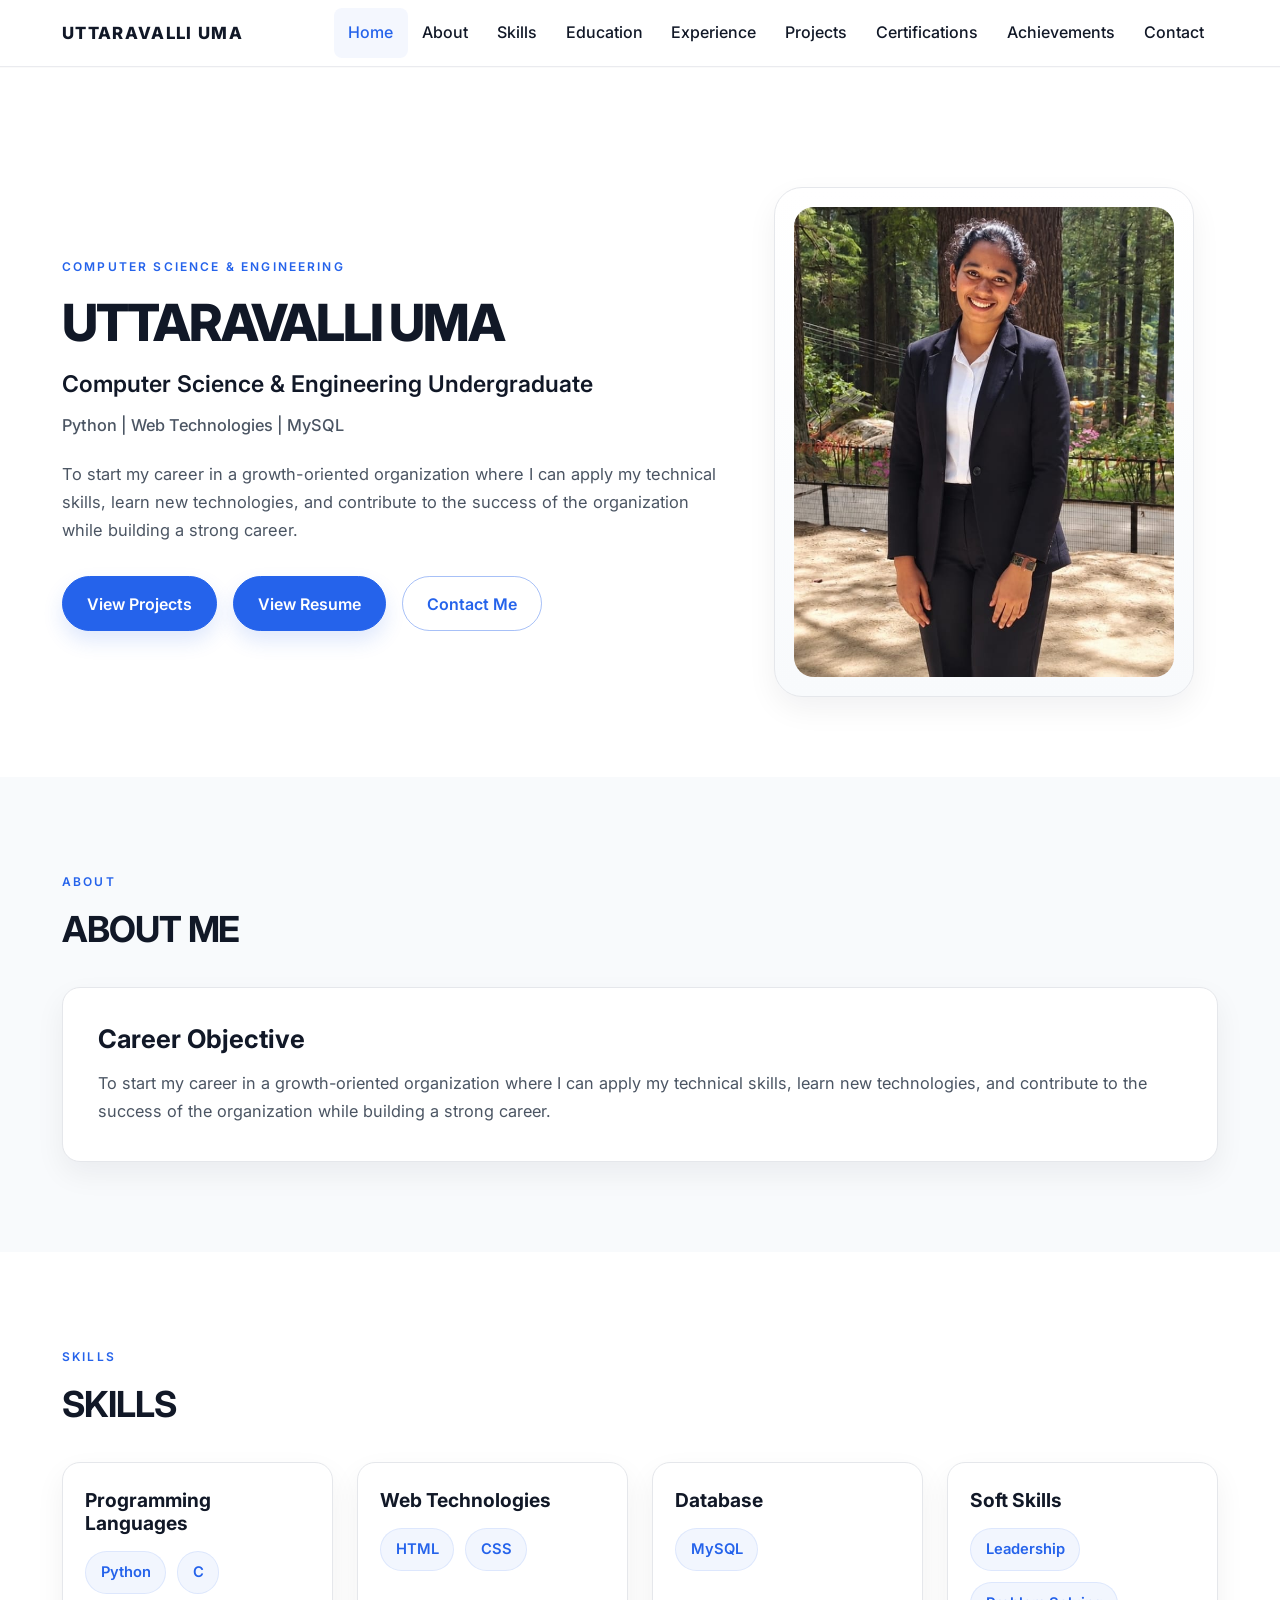
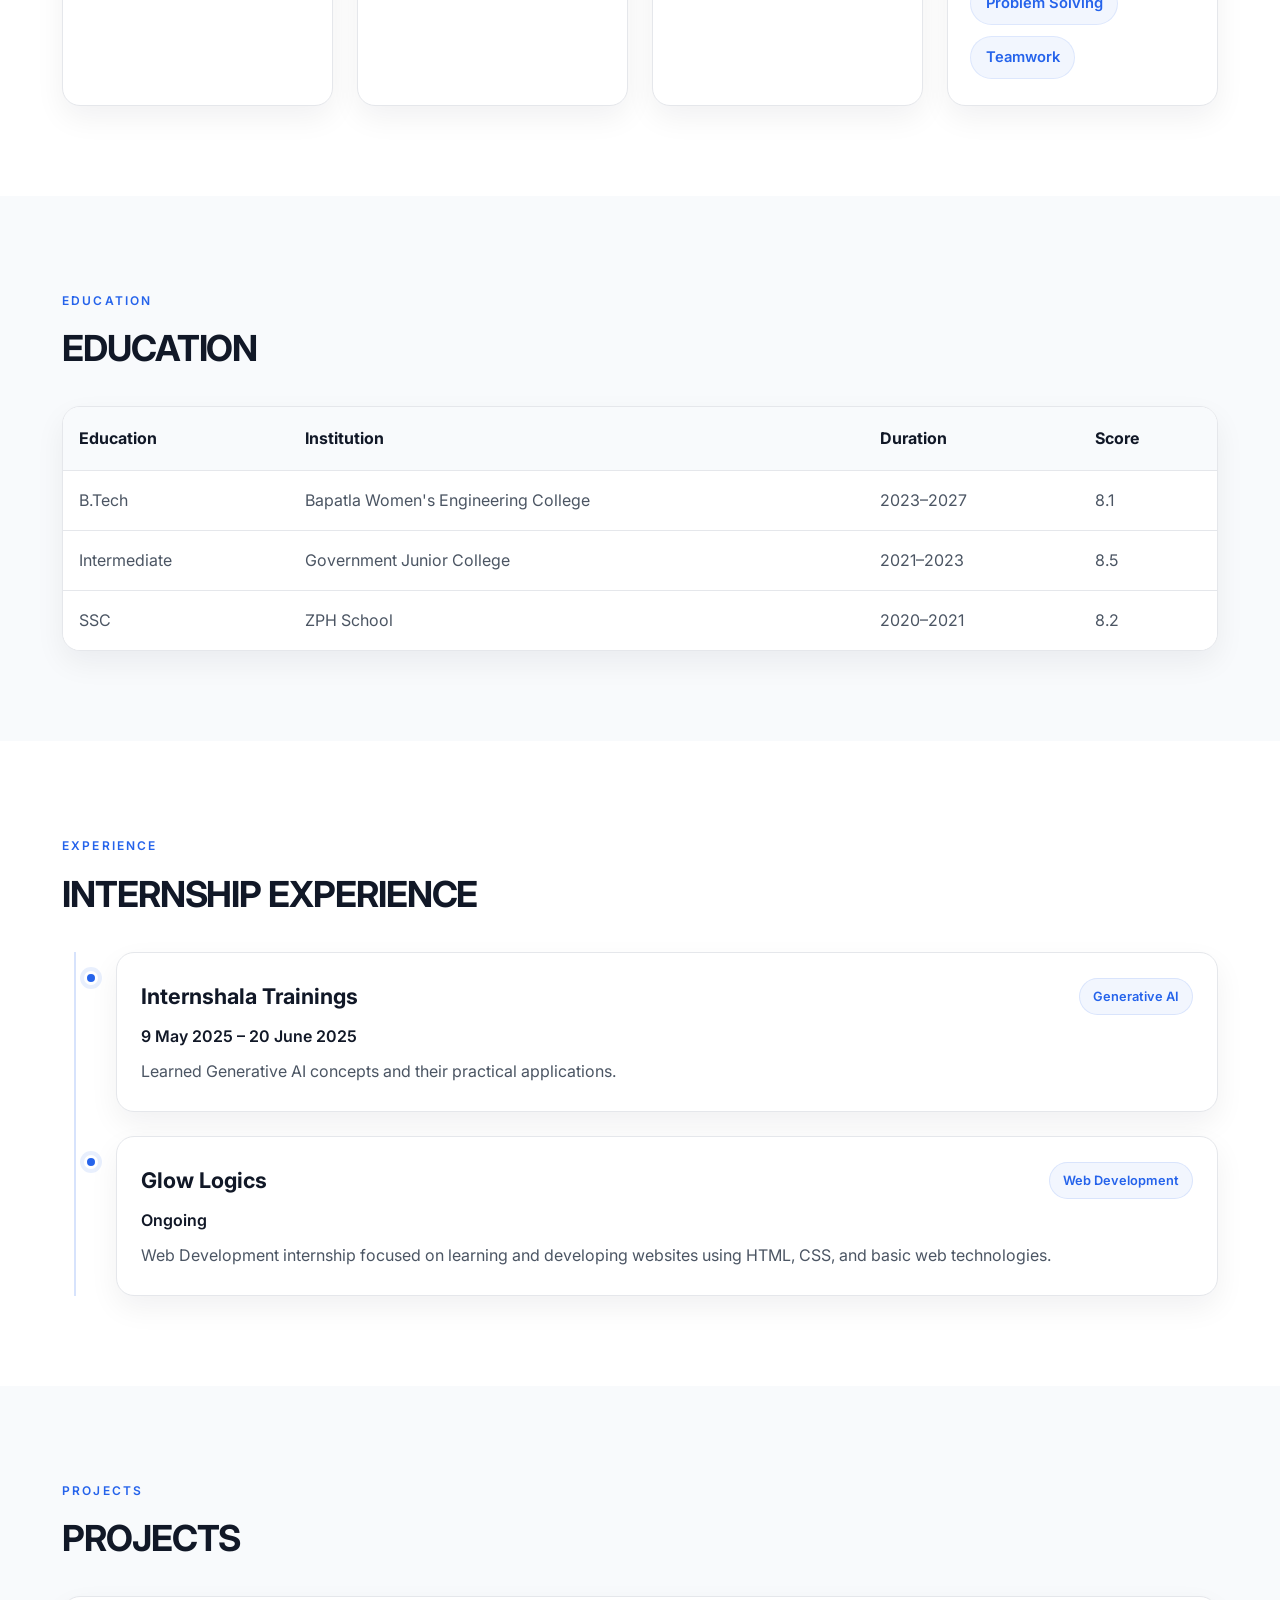
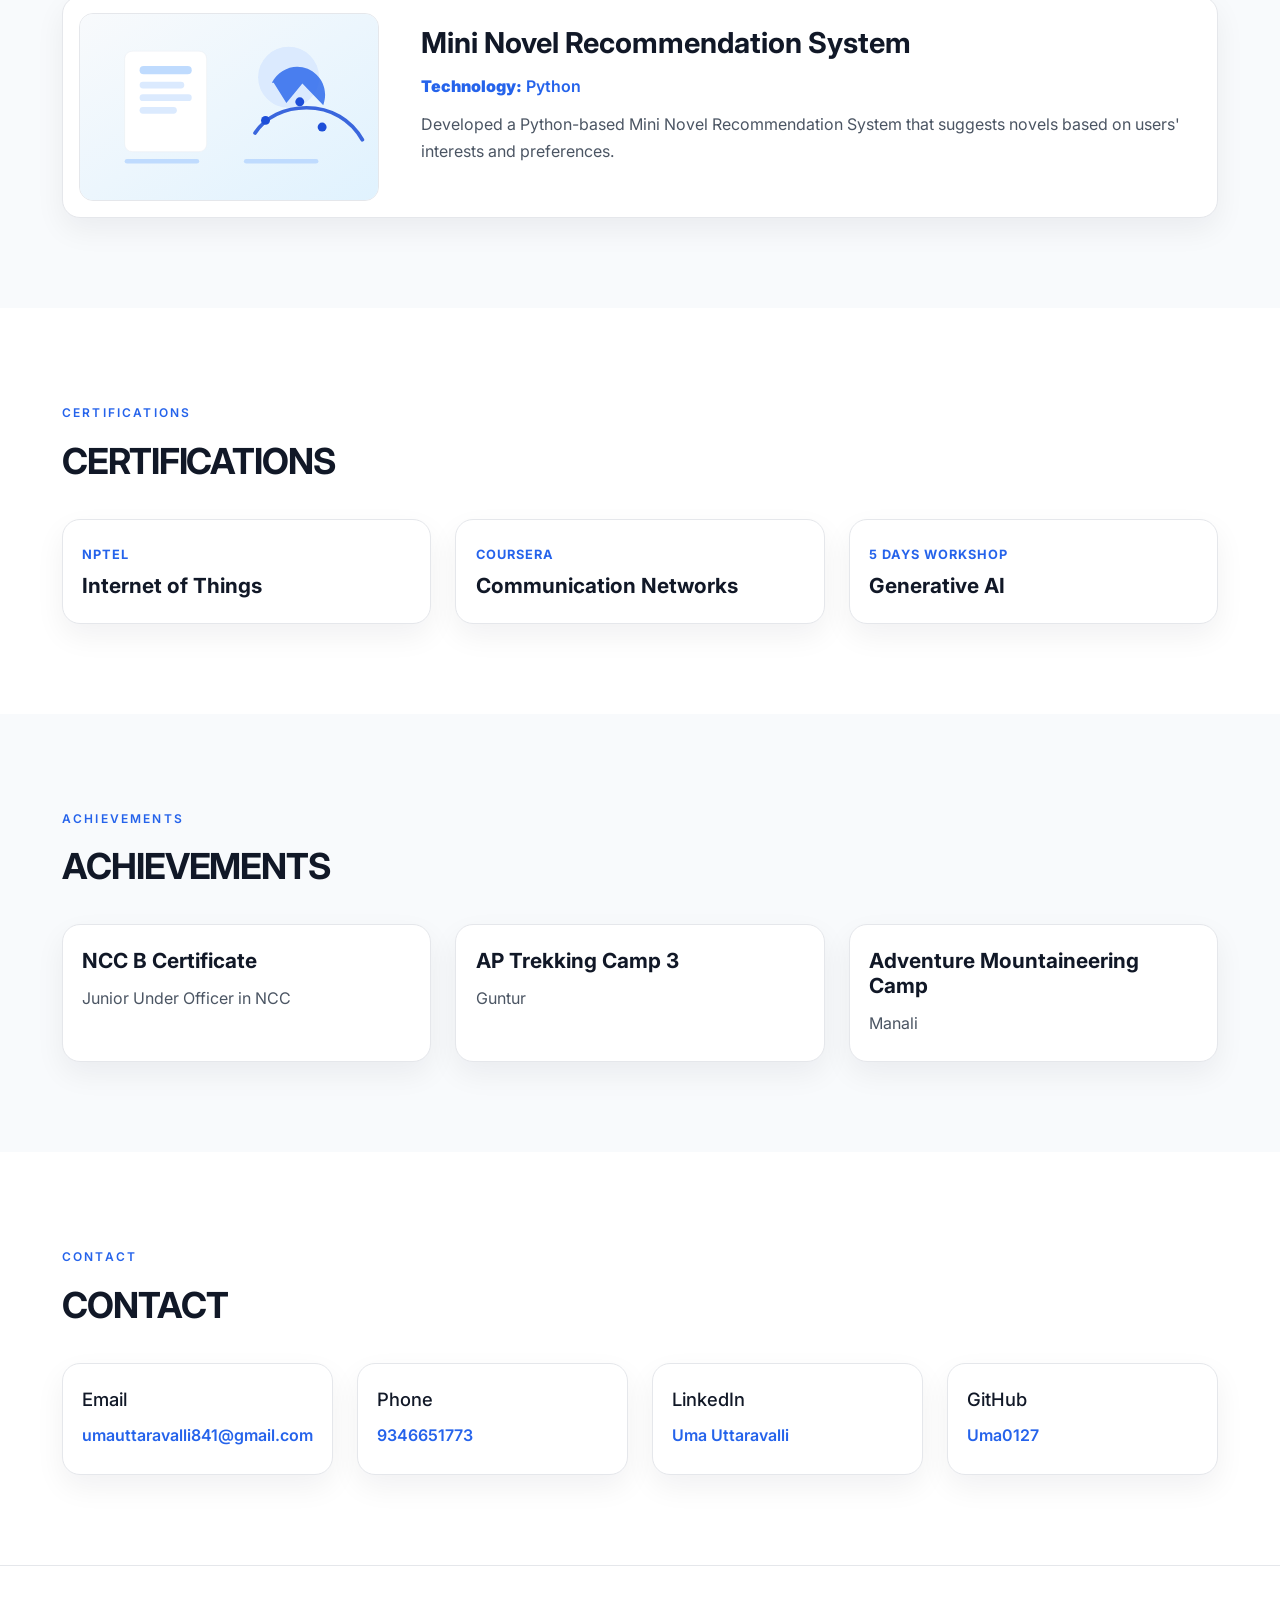
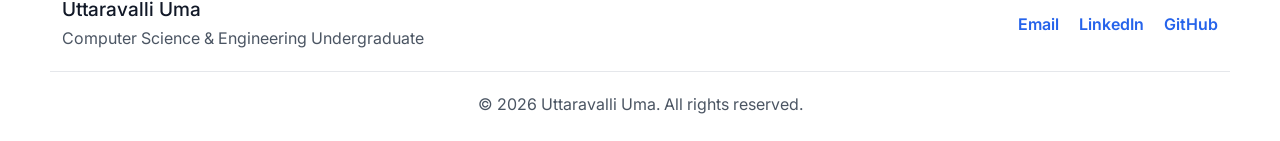
<file: index.html>
<!DOCTYPE html>
<html lang="en">
  <head>
    <meta charset="UTF-8" />
    <meta name="viewport" content="width=device-width, initial-scale=1.0" />
    <meta
      name="description"
      content="Uttaravalli Uma is a Computer Science & Engineering undergraduate focused on Python, web technologies, and MySQL. Explore her portfolio, education, projects, internships, and achievements."
    />
    <title>Uttaravalli Uma | CSE Undergraduate Portfolio</title>
    <link rel="icon" type="image/svg+xml" href="assets/favicon.svg" />
    <link rel="preconnect" href="https://fonts.googleapis.com" />
    <link rel="preconnect" href="https://fonts.gstatic.com" crossorigin />
    <link
      href="https://fonts.googleapis.com/css2?family=Inter:wght@400;500;600;700;800&display=swap"
      rel="stylesheet"
    />
    <link
      href="https://cdn.jsdelivr.net/npm/bootstrap@5.3.3/dist/css/bootstrap.min.css"
      rel="stylesheet"
      integrity="sha384-QWTKZyjpPEjISv5WaRU9OFeRpok6YctnYmDr5pNlyT2bRjXh0JMhjY6hW+ALEwIH"
      crossorigin="anonymous"
    />
    <link rel="stylesheet" href="style.css" />
  </head>
  <body>
    <nav class="navbar navbar-expand-lg sticky-top">
      <div class="container">
        <a class="navbar-brand" href="#home">UTTARAVALLI UMA</a>
        <button
          class="navbar-toggler"
          type="button"
          data-bs-toggle="collapse"
          data-bs-target="#mainNav"
          aria-controls="mainNav"
          aria-expanded="false"
          aria-label="Toggle navigation"
        >
          <span class="navbar-toggler-icon"></span>
        </button>
        <div class="collapse navbar-collapse" id="mainNav">
          <ul class="navbar-nav ms-auto align-items-lg-center">
            <li class="nav-item"><a class="nav-link active" href="#home">Home</a></li>
            <li class="nav-item"><a class="nav-link" href="#about">About</a></li>
            <li class="nav-item"><a class="nav-link" href="#skills">Skills</a></li>
            <li class="nav-item"><a class="nav-link" href="#education">Education</a></li>
            <li class="nav-item"><a class="nav-link" href="#experience">Experience</a></li>
            <li class="nav-item"><a class="nav-link" href="#projects">Projects</a></li>
            <li class="nav-item"><a class="nav-link" href="#certifications">Certifications</a></li>
            <li class="nav-item"><a class="nav-link" href="#achievements">Achievements</a></li>
            <li class="nav-item"><a class="nav-link" href="#contact">Contact</a></li>
          </ul>
        </div>
      </div>
    </nav>

    <main>
      <section class="hero-section" id="home">
        <div class="container">
          <div class="row align-items-center gy-5">
            <div class="col-lg-7">
              <span class="eyebrow">COMPUTER SCIENCE &amp; ENGINEERING</span>
              <h1>UTTARAVALLI UMA</h1>
              <p class="subtitle">Computer Science &amp; Engineering Undergraduate</p>
              <p class="supporting-line">Python | Web Technologies | MySQL</p>
              <p class="career-summary">
                To start my career in a growth-oriented organization where I can apply my technical
                skills, learn new technologies, and contribute to the success of the organization while
                building a strong career.
              </p>
              <div class="hero-actions">
                <a href="#projects" class="btn btn-primary">View Projects</a>
                <a href="resume.html" class="btn btn-primary" target="_blank" rel="noopener">View Resume</a>
                <a href="#contact" class="btn btn-outline-primary">Contact Me</a>
              </div>
            </div>
            <div class="col-lg-5 text-center">
              <div class="profile-card">
                <img
                  src="assets/WhatsApp Image 2026-09-30 at 9.55.33 PM.jpeg"
                  alt="Portrait of Uttaravalli Uma"
                  class="profile-image"
                />
              </div>
            </div>
          </div>
        </div>
      </section>

      <section class="section-light" id="about">
        <div class="container">
          <div class="section-header">
            <span class="eyebrow">About</span>
            <h2>ABOUT ME</h2>
          </div>
          <div class="about-card">
            <h3>Career Objective</h3>
            <p>
              To start my career in a growth-oriented organization where I can apply my technical
              skills, learn new technologies, and contribute to the success of the organization while
              building a strong career.
            </p>
          </div>
        </div>
      </section>

      <section id="skills">
        <div class="container">
          <div class="section-header">
            <span class="eyebrow">Skills</span>
            <h2>SKILLS</h2>
          </div>
          <div class="row g-4">
            <div class="col-md-6 col-xl-3">
              <div class="info-card">
                <h3>Programming Languages</h3>
                <div class="skill-list">
                  <span class="skill-badge">Python</span>
                  <span class="skill-badge">C</span>
                </div>
              </div>
            </div>
            <div class="col-md-6 col-xl-3">
              <div class="info-card">
                <h3>Web Technologies</h3>
                <div class="skill-list">
                  <span class="skill-badge">HTML</span>
                  <span class="skill-badge">CSS</span>
                </div>
              </div>
            </div>
            <div class="col-md-6 col-xl-3">
              <div class="info-card">
                <h3>Database</h3>
                <div class="skill-list">
                  <span class="skill-badge">MySQL</span>
                </div>
              </div>
            </div>
            <div class="col-md-6 col-xl-3">
              <div class="info-card">
                <h3>Soft Skills</h3>
                <div class="skill-list">
                  <span class="skill-badge">Leadership</span>
                  <span class="skill-badge">Problem Solving</span>
                  <span class="skill-badge">Teamwork</span>
                </div>
              </div>
            </div>
          </div>
        </div>
      </section>

      <section class="section-light" id="education">
        <div class="container">
          <div class="section-header">
            <span class="eyebrow">Education</span>
            <h2>EDUCATION</h2>
          </div>
          <div class="table-responsive custom-table-wrap">
            <table class="table align-middle">
              <thead>
                <tr>
                  <th scope="col">Education</th>
                  <th scope="col">Institution</th>
                  <th scope="col">Duration</th>
                  <th scope="col">Score</th>
                </tr>
              </thead>
              <tbody>
                <tr>
                  <td>B.Tech</td>
                  <td>Bapatla Women's Engineering College</td>
                  <td>2023–2027</td>
                  <td>8.1</td>
                </tr>
                <tr>
                  <td>Intermediate</td>
                  <td>Government Junior College</td>
                  <td>2021–2023</td>
                  <td>8.5</td>
                </tr>
                <tr>
                  <td>SSC</td>
                  <td>ZPH School</td>
                  <td>2020–2021</td>
                  <td>8.2</td>
                </tr>
              </tbody>
            </table>
          </div>
        </div>
      </section>

      <section id="experience">
        <div class="container">
          <div class="section-header">
            <span class="eyebrow">Experience</span>
            <h2>INTERNSHIP EXPERIENCE</h2>
          </div>
          <div class="timeline">
            <article class="timeline-item">
              <div class="timeline-dot"></div>
              <div class="timeline-card">
                <div class="timeline-heading">
                  <h3>Internshala Trainings</h3>
                  <span class="pill">Generative AI</span>
                </div>
                <p class="timeline-duration">9 May 2025 – 20 June 2025</p>
                <p>Learned Generative AI concepts and their practical applications.</p>
              </div>
            </article>
            <article class="timeline-item">
              <div class="timeline-dot"></div>
              <div class="timeline-card">
                <div class="timeline-heading">
                  <h3>Glow Logics</h3>
                  <span class="pill">Web Development</span>
                </div>
                <p class="timeline-duration">Ongoing</p>
                <p>
                  Web Development internship focused on learning and developing websites using HTML,
                  CSS, and basic web technologies.
                </p>
              </div>
            </article>
          </div>
        </div>
      </section>

      <section class="section-light" id="projects">
        <div class="container">
          <div class="section-header">
            <span class="eyebrow">Projects</span>
            <h2>PROJECTS</h2>
          </div>
          <div class="project-card">
            <div class="project-image-wrap">
              <img src="assets/project-visual.svg" alt="Mini Novel Recommendation System project visual" />
            </div>
            <div class="project-content">
              <h3>Mini Novel Recommendation System</h3>
              <p class="project-technology"><strong>Technology:</strong> Python</p>
              <p>
                Developed a Python-based Mini Novel Recommendation System that suggests novels based on
                users' interests and preferences.
              </p>
            </div>
          </div>
        </div>
      </section>

      <section id="certifications">
        <div class="container">
          <div class="section-header">
            <span class="eyebrow">Certifications</span>
            <h2>CERTIFICATIONS</h2>
          </div>
          <div class="row g-4">
            <div class="col-md-6 col-xl-4">
              <div class="info-card cert-card">
                <p class="cert-provider">NPTEL</p>
                <h3>Internet of Things</h3>
              </div>
            </div>
            <div class="col-md-6 col-xl-4">
              <div class="info-card cert-card">
                <p class="cert-provider">Coursera</p>
                <h3>Communication Networks</h3>
              </div>
            </div>
            <div class="col-md-6 col-xl-4">
              <div class="info-card cert-card">
                <p class="cert-provider">5 Days Workshop</p>
                <h3>Generative AI</h3>
              </div>
            </div>
          </div>
        </div>
      </section>

      <section class="section-light" id="achievements">
        <div class="container">
          <div class="section-header">
            <span class="eyebrow">Achievements</span>
            <h2>ACHIEVEMENTS</h2>
          </div>
          <div class="row g-4">
            <div class="col-md-6 col-xl-4">
              <div class="info-card achievement-card">
                <h3>NCC B Certificate</h3>
                <p>Junior Under Officer in NCC</p>
              </div>
            </div>
            <div class="col-md-6 col-xl-4">
              <div class="info-card achievement-card">
                <h3>AP Trekking Camp 3</h3>
                <p>Guntur</p>
              </div>
            </div>
            <div class="col-md-6 col-xl-4">
              <div class="info-card achievement-card">
                <h3>Adventure Mountaineering Camp</h3>
                <p>Manali</p>
              </div>
            </div>
          </div>
        </div>
      </section>

      <section id="contact">
        <div class="container">
          <div class="section-header">
            <span class="eyebrow">Contact</span>
            <h2>CONTACT</h2>
          </div>
          <div class="row g-4">
            <div class="col-md-6 col-lg-3">
              <div class="contact-card">
                <h3>Email</h3>
                <a href="mailto:umauttaravalli841@gmail.com">umauttaravalli841@gmail.com</a>
              </div>
            </div>
            <div class="col-md-6 col-lg-3">
              <div class="contact-card">
                <h3>Phone</h3>
                <a href="tel:+919346651773">9346651773</a>
              </div>
            </div>
            <div class="col-md-6 col-lg-3">
              <div class="contact-card">
                <h3>LinkedIn</h3>
                <a href="https://www.linkedin.com/in/uma-uttaravalli-a656ab38a" target="_blank" rel="noreferrer">Uma Uttaravalli</a>
              </div>
            </div>
            <div class="col-md-6 col-lg-3">
              <div class="contact-card">
                <h3>GitHub</h3>
                <a href="https://github.com/Uma0127" target="_blank" rel="noreferrer">Uma0127</a>
              </div>
            </div>
          </div>
        </div>
      </section>
    </main>

    <footer class="site-footer">
      <div class="container footer-inner">
        <div>
          <h3>Uttaravalli Uma</h3>
          <p>Computer Science &amp; Engineering Undergraduate</p>
        </div>
        <div class="footer-links">
          <a href="mailto:umauttaravalli841@gmail.com">Email</a>
          <a href="https://www.linkedin.com/in/uma-uttaravalli-a656ab38a" target="_blank" rel="noreferrer">LinkedIn</a>
          <a href="https://github.com/Uma0127" target="_blank" rel="noreferrer">GitHub</a>
        </div>
      </div>
      <div class="container footer-bottom">
        <p>© <span id="year"></span> Uttaravalli Uma. All rights reserved.</p>
      </div>
    </footer>

    <script src="https://cdn.jsdelivr.net/npm/bootstrap@5.3.3/dist/js/bootstrap.bundle.min.js" integrity="sha384-YvpcrYf0tY3lHB60NNkmXc5s9fDVZLESaAA55NDzOxhy9GkcIdslK1eN7N6jIeHz" crossorigin="anonymous"></script>
    <script src="script.js"></script>
  </body>
</html>
</file>
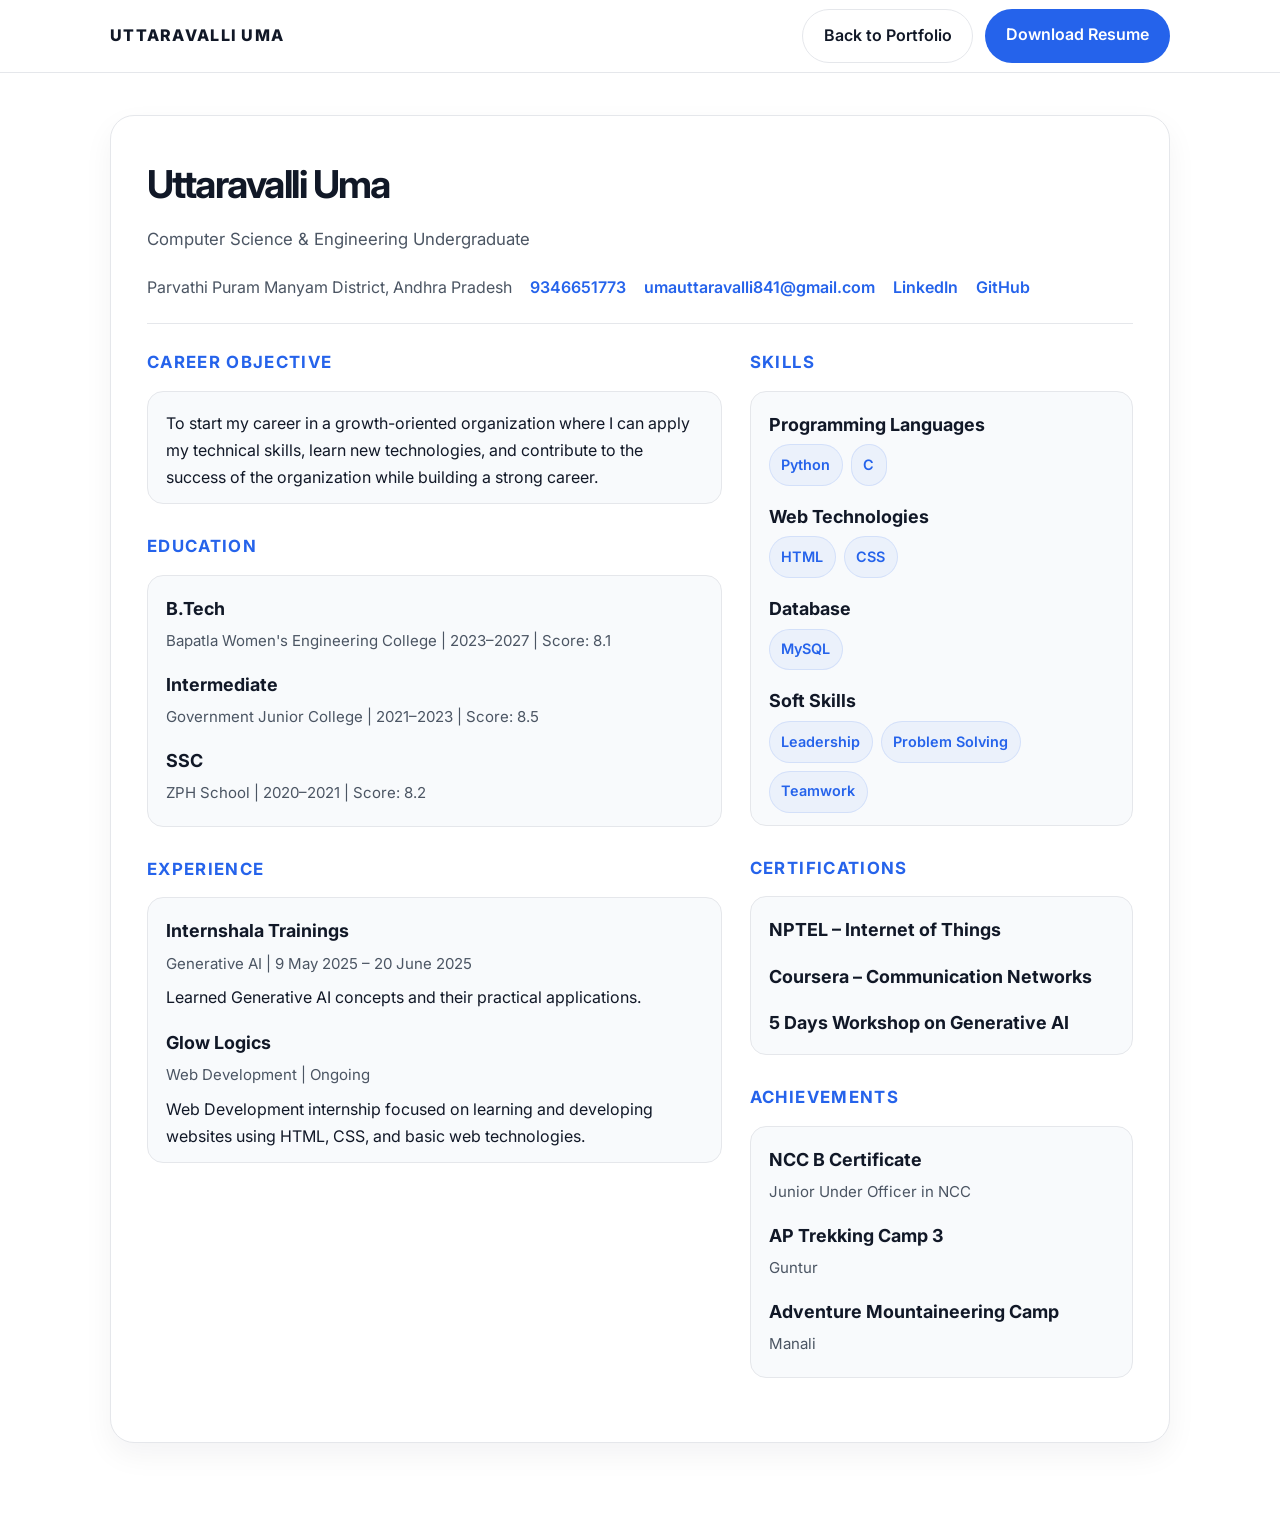
<file: resume.html>
<!DOCTYPE html>
<html lang="en">
  <head>
    <meta charset="UTF-8" />
    <meta name="viewport" content="width=device-width, initial-scale=1.0" />
    <title>Uttaravalli Uma | Resume</title>
    <meta
      name="description"
      content="Resume of Uttaravalli Uma, Computer Science & Engineering undergraduate."
    />
    <link rel="preconnect" href="https://fonts.googleapis.com" />
    <link rel="preconnect" href="https://fonts.gstatic.com" crossorigin />
    <link
      href="https://fonts.googleapis.com/css2?family=Inter:wght@400;500;600;700;800&display=swap"
      rel="stylesheet"
    />
    <style>
      :root {
        --bg: #ffffff;
        --section: #f8fafc;
        --text: #111827;
        --muted: #4b5563;
        --border: #e5e7eb;
        --primary: #2563eb;
        --primary-hover: #1d4ed8;
      }

      * { box-sizing: border-box; }

      body {
        margin: 0;
        font-family: "Inter", sans-serif;
        background: var(--bg);
        color: var(--text);
        line-height: 1.7;
      }

      a { text-decoration: none; }

      .container {
        max-width: 1100px;
        margin: 0 auto;
        padding: 0 20px;
      }

      .topbar {
        position: sticky;
        top: 0;
        background: rgba(255, 255, 255, 0.96);
        border-bottom: 1px solid var(--border);
        backdrop-filter: blur(8px);
        z-index: 10;
      }

      .nav-row {
        display: flex;
        justify-content: space-between;
        align-items: center;
        min-height: 72px;
        gap: 16px;
        flex-wrap: wrap;
      }

      .brand {
        font-weight: 800;
        letter-spacing: 0.08em;
        color: var(--text);
      }

      .actions {
        display: flex;
        gap: 12px;
        flex-wrap: wrap;
      }

      .btn {
        display: inline-block;
        padding: 0.8rem 1.3rem;
        border-radius: 999px;
        font-weight: 600;
        transition: all 0.2s ease;
      }

      .btn-primary {
        background: var(--primary);
        color: #fff;
      }

      .btn-primary:hover { background: var(--primary-hover); }

      .btn-outline {
        border: 1px solid var(--border);
        color: var(--text);
        background: #fff;
      }

      .resume-page {
        padding: 42px 0 72px;
      }

      .resume-card {
        background: #fff;
        border: 1px solid var(--border);
        border-radius: 24px;
        box-shadow: 0 12px 30px rgba(17, 24, 39, 0.05);
        padding: 36px;
      }

      .hero-header {
        display: flex;
        justify-content: space-between;
        gap: 20px;
        align-items: flex-start;
        flex-wrap: wrap;
        border-bottom: 1px solid var(--border);
        padding-bottom: 22px;
        margin-bottom: 24px;
      }

      h1 {
        margin: 0;
        font-size: clamp(2rem, 3vw, 2.8rem);
        letter-spacing: -0.04em;
      }

      .subtitle {
        color: var(--muted);
        font-size: 1.05rem;
        margin-top: 8px;
      }

      .contact-list {
        display: flex;
        flex-wrap: wrap;
        gap: 12px 18px;
        justify-content: flex-end;
        color: var(--muted);
      }

      .contact-list a {
        color: var(--primary);
        font-weight: 600;
      }

      .grid {
        display: grid;
        grid-template-columns: 1.2fr 0.8fr;
        gap: 28px;
      }

      .section {
        margin-bottom: 28px;
      }

      .section h2 {
        margin: 0 0 14px;
        font-size: 1.05rem;
        letter-spacing: 0.08em;
        text-transform: uppercase;
        color: var(--primary);
      }

      .section-box {
        background: var(--section);
        border: 1px solid var(--border);
        border-radius: 16px;
        padding: 18px 18px 12px;
      }

      .edu-item, .exp-item, .skill-item, .cert-item, .ach-item {
        margin-bottom: 16px;
      }

      .edu-item:last-child,
      .exp-item:last-child,
      .skill-item:last-child,
      .cert-item:last-child,
      .ach-item:last-child {
        margin-bottom: 0;
      }

      .title {
        font-size: 1.12rem;
        font-weight: 700;
        margin: 0 0 4px;
      }

      .meta {
        color: var(--muted);
        font-size: 0.94rem;
        margin: 0 0 8px;
      }

      .note {
        margin: 0;
        color: var(--text);
      }

      .badge-wrap {
        display: flex;
        flex-wrap: wrap;
        gap: 8px;
      }

      .badge {
        display: inline-block;
        padding: 0.48rem 0.72rem;
        border-radius: 999px;
        background: rgba(37, 99, 235, 0.06);
        color: var(--primary);
        border: 1px solid rgba(37, 99, 235, 0.12);
        font-size: 0.9rem;
        font-weight: 600;
      }

      @media (max-width: 768px) {
        .grid { grid-template-columns: 1fr; }
        .resume-card { padding: 22px 18px; }
        .contact-list { justify-content: flex-start; }
      }
    </style>
  </head>
  <body>
    <header class="topbar">
      <div class="container nav-row">
        <div class="brand">UTTARAVALLI UMA</div>
        <div class="actions">
          <a href="index.html" class="btn btn-outline">Back to Portfolio</a>
          <a href="assets/uma-resume.txt" class="btn btn-primary" download>Download Resume</a>
        </div>
      </div>
    </header>

    <main class="resume-page">
      <div class="container">
        <div class="resume-card">
          <div class="hero-header">
            <div>
              <h1>Uttaravalli Uma</h1>
              <div class="subtitle">Computer Science &amp; Engineering Undergraduate</div>
            </div>
            <div class="contact-list">
              <span>Parvathi Puram Manyam District, Andhra Pradesh</span>
              <a href="tel:+919346651773">9346651773</a>
              <a href="mailto:umauttaravalli841@gmail.com">umauttaravalli841@gmail.com</a>
              <a href="https://www.linkedin.com/in/uma-uttaravalli-a656ab38a" target="_blank" rel="noreferrer">LinkedIn</a>
              <a href="https://github.com/Uma0127" target="_blank" rel="noreferrer">GitHub</a>
            </div>
          </div>

          <div class="grid">
            <div>
              <section class="section">
                <h2>Career Objective</h2>
                <div class="section-box">
                  <p class="note">
                    To start my career in a growth-oriented organization where I can apply my technical
                    skills, learn new technologies, and contribute to the success of the organization while
                    building a strong career.
                  </p>
                </div>
              </section>

              <section class="section">
                <h2>Education</h2>
                <div class="section-box">
                  <div class="edu-item">
                    <p class="title">B.Tech</p>
                    <p class="meta">Bapatla Women's Engineering College | 2023–2027 | Score: 8.1</p>
                  </div>
                  <div class="edu-item">
                    <p class="title">Intermediate</p>
                    <p class="meta">Government Junior College | 2021–2023 | Score: 8.5</p>
                  </div>
                  <div class="edu-item">
                    <p class="title">SSC</p>
                    <p class="meta">ZPH School | 2020–2021 | Score: 8.2</p>
                  </div>
                </div>
              </section>

              <section class="section">
                <h2>Experience</h2>
                <div class="section-box">
                  <div class="exp-item">
                    <p class="title">Internshala Trainings</p>
                    <p class="meta">Generative AI | 9 May 2025 – 20 June 2025</p>
                    <p class="note">Learned Generative AI concepts and their practical applications.</p>
                  </div>
                  <div class="exp-item">
                    <p class="title">Glow Logics</p>
                    <p class="meta">Web Development | Ongoing</p>
                    <p class="note">
                      Web Development internship focused on learning and developing websites using HTML,
                      CSS, and basic web technologies.
                    </p>
                  </div>
                </div>
              </section>
            </div>

            <div>
              <section class="section">
                <h2>Skills</h2>
                <div class="section-box">
                  <div class="skill-item">
                    <p class="title">Programming Languages</p>
                    <div class="badge-wrap">
                      <span class="badge">Python</span>
                      <span class="badge">C</span>
                    </div>
                  </div>
                  <div class="skill-item">
                    <p class="title">Web Technologies</p>
                    <div class="badge-wrap">
                      <span class="badge">HTML</span>
                      <span class="badge">CSS</span>
                    </div>
                  </div>
                  <div class="skill-item">
                    <p class="title">Database</p>
                    <div class="badge-wrap">
                      <span class="badge">MySQL</span>
                    </div>
                  </div>
                  <div class="skill-item">
                    <p class="title">Soft Skills</p>
                    <div class="badge-wrap">
                      <span class="badge">Leadership</span>
                      <span class="badge">Problem Solving</span>
                      <span class="badge">Teamwork</span>
                    </div>
                  </div>
                </div>
              </section>

              <section class="section">
                <h2>Certifications</h2>
                <div class="section-box">
                  <div class="cert-item">
                    <p class="title">NPTEL – Internet of Things</p>
                  </div>
                  <div class="cert-item">
                    <p class="title">Coursera – Communication Networks</p>
                  </div>
                  <div class="cert-item">
                    <p class="title">5 Days Workshop on Generative AI</p>
                  </div>
                </div>
              </section>

              <section class="section">
                <h2>Achievements</h2>
                <div class="section-box">
                  <div class="ach-item">
                    <p class="title">NCC B Certificate</p>
                    <p class="meta">Junior Under Officer in NCC</p>
                  </div>
                  <div class="ach-item">
                    <p class="title">AP Trekking Camp 3</p>
                    <p class="meta">Guntur</p>
                  </div>
                  <div class="ach-item">
                    <p class="title">Adventure Mountaineering Camp</p>
                    <p class="meta">Manali</p>
                  </div>
                </div>
              </section>
            </div>
          </div>
        </div>
      </div>
    </main>
  </body>
</html>
</file>
<file: style.css>
:root {
  --bg: #ffffff;
  --alt-bg: #f8fafc;
  --text: #111827;
  --muted: #4b5563;
  --border: #e5e7eb;
  --primary: #2563eb;
  --primary-hover: #1d4ed8;
  --shadow-soft: 0 12px 30px rgba(17, 24, 39, 0.06);
}

html {
  scroll-behavior: smooth;
}

body {
  margin: 0;
  font-family: "Inter", sans-serif;
  background: var(--bg);
  color: var(--text);
  line-height: 1.7;
  overflow-x: hidden;
}

img {
  max-width: 100%;
  display: block;
}

a {
  text-decoration: none;
}

section {
  padding: 90px 0;
}

.section-light {
  background: var(--alt-bg);
}

.container {
  max-width: 1180px;
}

.navbar {
  background: rgba(255, 255, 255, 0.96);
  border-bottom: 1px solid rgba(229, 231, 235, 0.8);
  box-shadow: 0 1px 0 rgba(17, 24, 39, 0.02);
  backdrop-filter: blur(8px);
}

.navbar-brand {
  font-size: 1.05rem;
  font-weight: 800;
  letter-spacing: 0.08em;
  color: var(--text) !important;
}

.navbar-nav .nav-link {
  color: var(--text);
  font-weight: 500;
  padding: 0.7rem 0.9rem !important;
  border-radius: 8px;
  transition: color 0.2s ease, background-color 0.2s ease;
}

.navbar-nav .nav-link:hover,
.navbar-nav .nav-link.active {
  color: var(--primary) !important;
  background: rgba(37, 99, 235, 0.05);
}

.navbar-toggler {
  border: 1px solid var(--border);
}

.navbar-toggler-icon {
  filter: invert(15%) sepia(10%) saturate(0%) brightness(20%);
}

.hero-section {
  padding-top: 120px;
  padding-bottom: 80px;
}

.eyebrow {
  display: inline-block;
  font-size: 0.75rem;
  letter-spacing: 0.18em;
  text-transform: uppercase;
  color: var(--primary);
  font-weight: 600;
  margin-bottom: 1rem;
}

.hero-section h1,
.section-header h2,
.about-card h3,
.info-card h3,
.timeline-card h3,
.project-content h3,
.contact-card h3,
.site-footer h3 {
  color: var(--text);
}

.hero-section h1 {
  font-size: clamp(2.5rem, 4vw, 4.2rem);
  line-height: 1.1;
  letter-spacing: -0.04em;
  font-weight: 800;
  margin-bottom: 0.9rem;
}

.subtitle {
  font-size: clamp(1.12rem, 1.8vw, 1.5rem);
  font-weight: 600;
  color: var(--text);
  margin-bottom: 0.5rem;
}

.supporting-line {
  font-size: 1.02rem;
  color: var(--muted);
  margin-bottom: 1.3rem;
  font-weight: 500;
}

.career-summary {
  max-width: 700px;
  color: var(--muted);
  font-size: 1.03rem;
}

.hero-actions {
  display: flex;
  flex-wrap: wrap;
  gap: 1rem;
  margin-top: 2rem;
}

.btn {
  border-radius: 999px;
  padding: 0.9rem 1.5rem;
  font-weight: 600;
  transition: all 0.2s ease;
}

.btn-primary {
  background: var(--primary);
  border-color: var(--primary);
  box-shadow: 0 10px 20px rgba(37, 99, 235, 0.15);
}

.btn-primary:hover,
.btn-primary:focus {
  background: var(--primary-hover);
  border-color: var(--primary-hover);
}

.btn-outline-primary {
  color: var(--primary);
  border-color: rgba(37, 99, 235, 0.4);
  background: transparent;
}

.btn-outline-primary:hover,
.btn-outline-primary:focus {
  background: rgba(37, 99, 235, 0.06);
  border-color: var(--primary);
  color: var(--primary);
}

.profile-card {
  background: linear-gradient(180deg, #ffffff 0%, #f8fafc 100%);
  border: 1px solid var(--border);
  border-radius: 28px;
  padding: 1.2rem;
  box-shadow: var(--shadow-soft);
  max-width: 420px;
  margin: 0 auto;
  overflow: hidden;
}

.profile-image {
  width: 100%;
  height: 100%;
  min-height: 470px;
  object-fit: cover;
  border-radius: 20px;
  background: #f8fafc;
}

.section-header {
  margin-bottom: 2.25rem;
}

.section-header h2 {
  font-size: clamp(2rem, 2.8vw, 2.6rem);
  font-weight: 700;
  letter-spacing: -0.03em;
  margin: 0;
}

.about-card,
.info-card,
.timeline-card,
.project-card,
.contact-card {
  background: #ffffff;
  border: 1px solid var(--border);
  border-radius: 18px;
  box-shadow: var(--shadow-soft);
}

.about-card {
  padding: 2.2rem;
}

.about-card h3 {
  font-size: 1.6rem;
  margin-bottom: 1rem;
  font-weight: 700;
}

.about-card p {
  margin: 0;
  color: var(--muted);
  font-size: 1.02rem;
}

.info-card {
  padding: 1.6rem 1.4rem;
  height: 100%;
}

.info-card h3 {
  font-size: 1.2rem;
  margin-bottom: 1rem;
  font-weight: 700;
}

.skill-list {
  display: flex;
  flex-wrap: wrap;
  gap: 0.7rem;
}

.skill-badge {
  background: rgba(37, 99, 235, 0.06);
  color: var(--primary);
  border: 1px solid rgba(37, 99, 235, 0.1);
  border-radius: 999px;
  padding: 0.5rem 0.9rem;
  font-weight: 600;
  font-size: 0.92rem;
}

.custom-table-wrap {
  background: #ffffff;
  border: 1px solid var(--border);
  border-radius: 18px;
  overflow: hidden;
  box-shadow: var(--shadow-soft);
}

.table {
  margin-bottom: 0;
  width: 100%;
}

.table thead th {
  background: #f8fafc;
  color: var(--text);
  font-weight: 700;
  padding: 1.1rem 1rem;
  border-bottom: 1px solid var(--border);
}

.table tbody td {
  padding: 1rem;
  color: var(--muted);
  border-bottom: 1px solid var(--border);
}

.table tbody tr:last-child td {
  border-bottom: none;
}

.timeline {
  position: relative;
  padding-left: 1rem;
}

.timeline::before {
  content: "";
  position: absolute;
  left: 12px;
  top: 0;
  bottom: 0;
  width: 2px;
  background: rgba(37, 99, 235, 0.18);
}

.timeline-item {
  position: relative;
  padding-left: 2.4rem;
  margin-bottom: 1.5rem;
}

.timeline-item:last-child {
  margin-bottom: 0;
}

.timeline-dot {
  position: absolute;
  left: 6px;
  top: 1.2rem;
  width: 14px;
  height: 14px;
  border-radius: 50%;
  background: var(--primary);
  border: 3px solid #ffffff;
  box-shadow: 0 0 0 4px rgba(37, 99, 235, 0.1);
}

.timeline-card {
  padding: 1.6rem 1.5rem;
}

.timeline-heading {
  display: flex;
  justify-content: space-between;
  align-items: center;
  gap: 1rem;
  margin-bottom: 0.5rem;
  flex-wrap: wrap;
}

.timeline-card h3 {
  margin: 0;
  font-size: 1.35rem;
  font-weight: 700;
}

.pill {
  background: rgba(37, 99, 235, 0.06);
  color: var(--primary);
  border: 1px solid rgba(37, 99, 235, 0.12);
  border-radius: 999px;
  padding: 0.4rem 0.8rem;
  font-size: 0.8rem;
  font-weight: 600;
}

.timeline-card p {
  margin: 0.5rem 0 0;
  color: var(--muted);
}

.timeline-duration {
  font-weight: 600;
  color: var(--text) !important;
}

.project-card {
  display: flex;
  gap: 2rem;
  padding: 1rem;
  transition: transform 0.22s ease, box-shadow 0.22s ease, border-color 0.22s ease;
}

.project-card:hover {
  transform: translateY(-6px);
  border-color: rgba(37, 99, 235, 0.25);
  box-shadow: 0 15px 35px rgba(17, 24, 39, 0.08);
}

.project-image-wrap {
  flex: 0 0 300px;
  background: #f8fafc;
  border: 1px solid var(--border);
  border-radius: 14px;
  overflow: hidden;
}

.project-image-wrap img {
  width: 100%;
  height: 100%;
  object-fit: cover;
}

.project-content {
  flex: 1;
  padding: 0.8rem 0.6rem;
}

.project-content h3 {
  font-size: 1.8rem;
  margin-bottom: 0.75rem;
  font-weight: 700;
}

.project-technology {
  color: var(--primary);
  font-weight: 600;
  margin-bottom: 0.7rem;
}

.project-content p:last-child {
  margin-bottom: 0;
  color: var(--muted);
}

.cert-card,
.achievement-card,
.contact-card {
  padding: 1.5rem 1.2rem;
  height: 100%;
}

.cert-provider {
  margin: 0 0 0.5rem;
  font-size: 0.8rem;
  font-weight: 700;
  letter-spacing: 0.08em;
  text-transform: uppercase;
  color: var(--primary);
}

.cert-card h3,
.achievement-card h3 {
  margin: 0;
  font-size: 1.3rem;
  font-weight: 700;
}

.achievement-card p,
.contact-card a {
  margin: 0.7rem 0 0;
  color: var(--muted);
}

.contact-card h3 {
  margin: 0;
  font-size: 1.15rem;
}

.contact-card a {
  display: inline-block;
  margin-top: 0.8rem;
  color: var(--primary);
  font-weight: 600;
}

.site-footer {
  background: #ffffff;
  border-top: 1px solid var(--border);
  padding-top: 2rem;
}

.footer-inner {
  display: flex;
  justify-content: space-between;
  align-items: center;
  gap: 1.5rem;
  flex-wrap: wrap;
}

.site-footer h3 {
  margin: 0;
  font-size: 1.2rem;
}

.site-footer p {
  margin: 0.25rem 0 0;
  color: var(--muted);
}

.footer-links {
  display: flex;
  gap: 1.25rem;
  flex-wrap: wrap;
}

.footer-links a {
  color: var(--primary);
  font-weight: 600;
}

.footer-bottom {
  padding-top: 1.2rem;
  padding-bottom: 1.4rem;
  border-top: 1px solid var(--border);
  margin-top: 1.2rem;
}

.footer-bottom p {
  text-align: center;
  margin: 0;
  color: var(--muted);
}

@media (max-width: 991.98px) {
  .navbar-nav {
    padding-top: 1rem;
    gap: 0.2rem;
  }

  .hero-section {
    padding-top: 90px;
  }

  .project-card {
    flex-direction: column;
  }

  .project-image-wrap {
    flex-basis: auto;
    min-height: 240px;
  }
}

@media (max-width: 767.98px) {
  section {
    padding: 72px 0;
  }

  .hero-actions {
    flex-direction: column;
    align-items: flex-start;
  }

  .btn {
    width: 100%;
    text-align: center;
  }

  .timeline {
    padding-left: 0.5rem;
  }

  .timeline-item {
    padding-left: 2rem;
  }

  .timeline-heading {
    flex-direction: column;
    align-items: flex-start;
  }
}

@media (max-width: 479.98px) {
  .hero-section h1 {
    font-size: 2.2rem;
  }

  .section-header h2 {
    font-size: 1.85rem;
  }

  .about-card,
  .timeline-card,
  .info-card,
  .project-content,
  .contact-card,
  .cert-card,
  .achievement-card {
    padding-left: 1rem;
    padding-right: 1rem;
  }

  .project-content h3 {
    font-size: 1.4rem;
  }

  .footer-inner {
    flex-direction: column;
    align-items: flex-start;
  }
}
</file>
